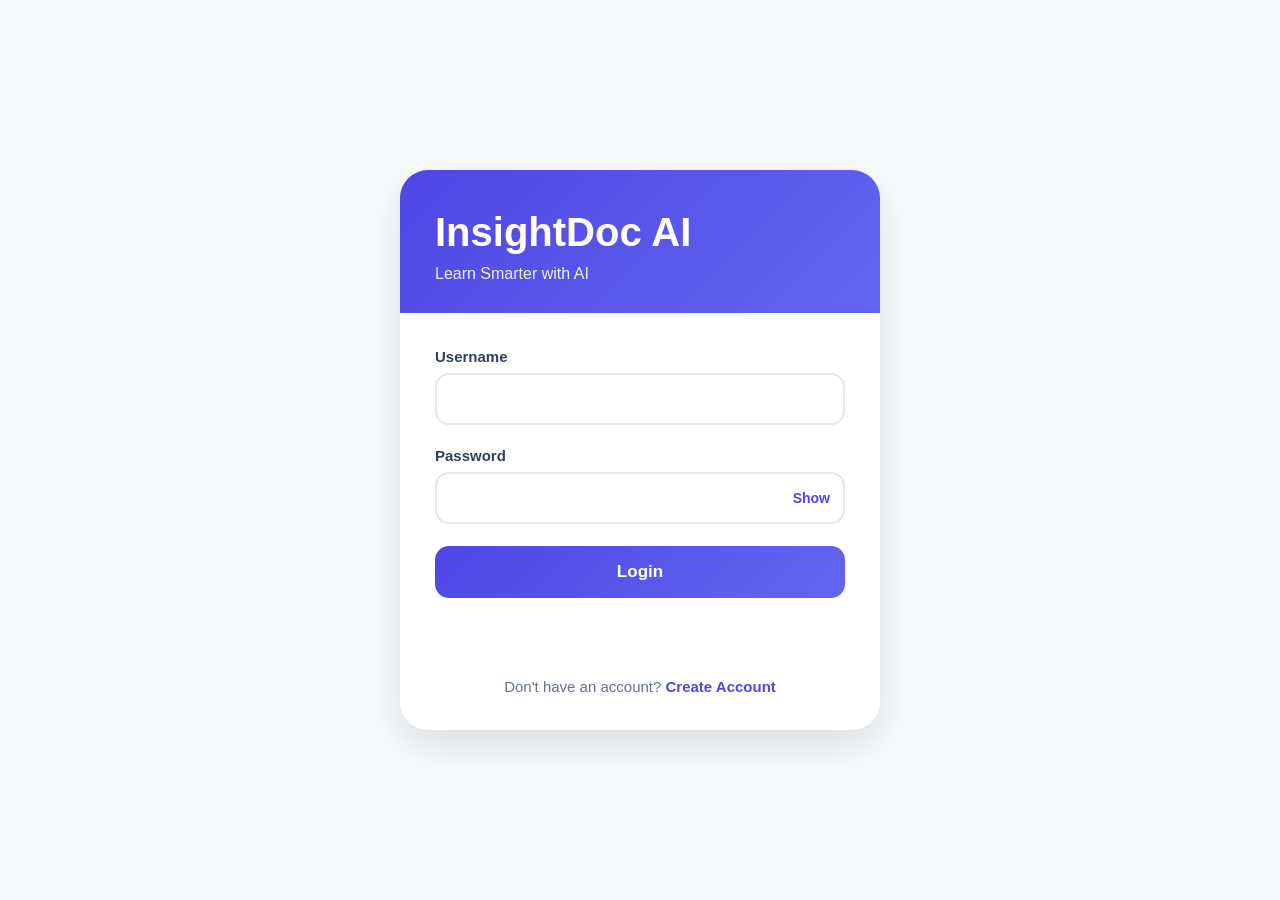
<file: Desktop/InsightDoc-Ai/frontend/index.html>
<!DOCTYPE html>
<html>

<head>

    <meta charset="UTF-8">

    <title>InsightDoc AI Login</title>

    <link rel="stylesheet" href="css/auth.css">
    <link rel="stylesheet"
    href="https://cdnjs.cloudflare.com/ajax/libs/font-awesome/6.7.2/css/all.min.css">

</head>

<body>

<div class="auth-container">

    <div class="auth-card">

        <div class="logo">

            InsightDoc AI
            <br>

            <span>
                Learn Smarter with AI
            </span>

        </div>

        <form id="loginForm">

            <div class="input-group">

                <label>Username</label>

                <input
                    type="text"
                    id="username"
                    required
                >

            </div>

            <div class="input-group">

                <label>Password</label>

                <div class="password-container">

                    <input
                        type="password"
                        id="password"
                        required
                    >

                    <span
                    class="toggle-password"
                    onclick="togglePassword('password', this)"
                    >
                        Show
                    </span>

                </div>

            </div>

            <button
                class="btn"
                type="submit"
            >
                Login
            </button>

        </form>

        <div class="message" id="message"></div>

        <div class="link">

            Don't have an account?

            <a href="register.html">

                Create Account

            </a>

        </div>

    </div>

</div>

<script src="js/auth.js"></script>

</body>
</html>
</file>
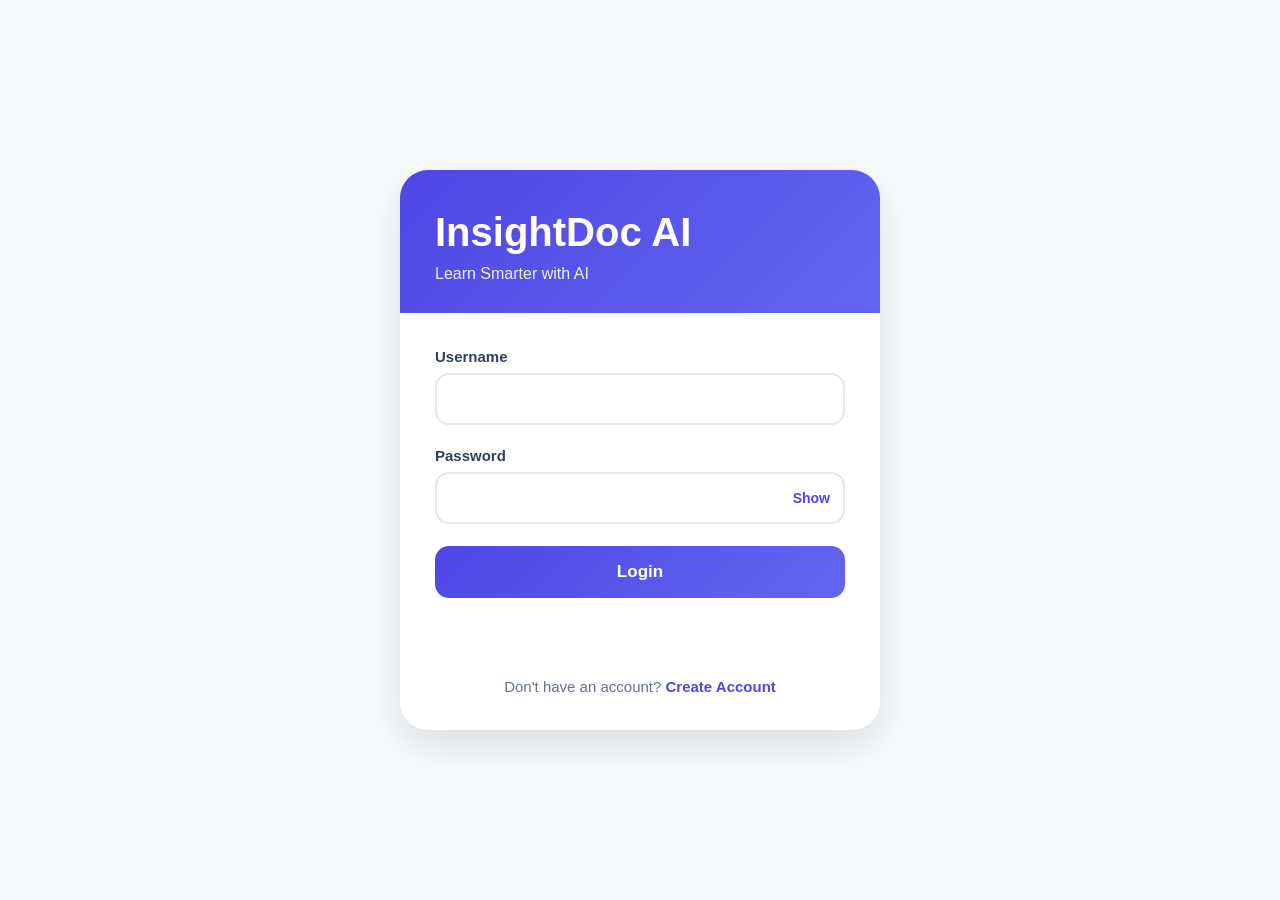
<file: Desktop/InsightDoc-Ai/frontend/chat.html>
<!DOCTYPE html>
<html>

<head>

    <meta charset="UTF-8">

    <title>
        AI Chat
    </title>

    <link
        rel="stylesheet"
        href="css/chat.css">

</head>

<body>

<div class="chat-container">

    <div class="chat-header">

        🤖 InsightDoc AI Chat

        <div class="document-info">

            📄 Studying:
            <span id="documentName">
                No document selected
            </span>

        </div>

    </div>

    <div class="prompt-chips">

        <button onclick="usePrompt('Summarize this document simply.')">
            📝 Summarize
        </button>

        <button onclick="usePrompt('What are the important exam questions?')">
            🎯 Exam Questions
        </button>

        <button onclick="usePrompt('Explain this topic in simple language.')">
            💡 Explain Simply
        </button>

        <button onclick="usePrompt('Give me key concepts from this document.')">
            📌 Key Concepts
        </button>

    </div>

    <div
        class="chat-box"
        id="chatBox">

        <div class="bot-message">

            Hello! Ask me anything about your uploaded document.

        </div>

    </div>

    <div class="chat-actions">

        <button
            class="dashboard-btn"
            onclick="window.location.href='dashboard.html'">

            🏠 Dashboard

        </button>

        <button
            class="clear-btn"
            onclick="clearChat()">

            🗑 Clear Chat

        </button>

    </div>

    <div class="chat-input-area">

        <input
            type="text"
            id="userInput"
            placeholder="Ask a question...">

        <button
            id="sendBtn"
            onclick="sendMessage()">

            Send

        </button>

    </div>

</div>

<script>

window.addEventListener(
    "pageshow",
    function(){

        if(
            !localStorage.getItem("user")
        ){

            window.location.replace(
                "index.html"
            );

        }

    }
);

</script>

<script src="js/chat.js"></script>



</body>

</html>
</file>
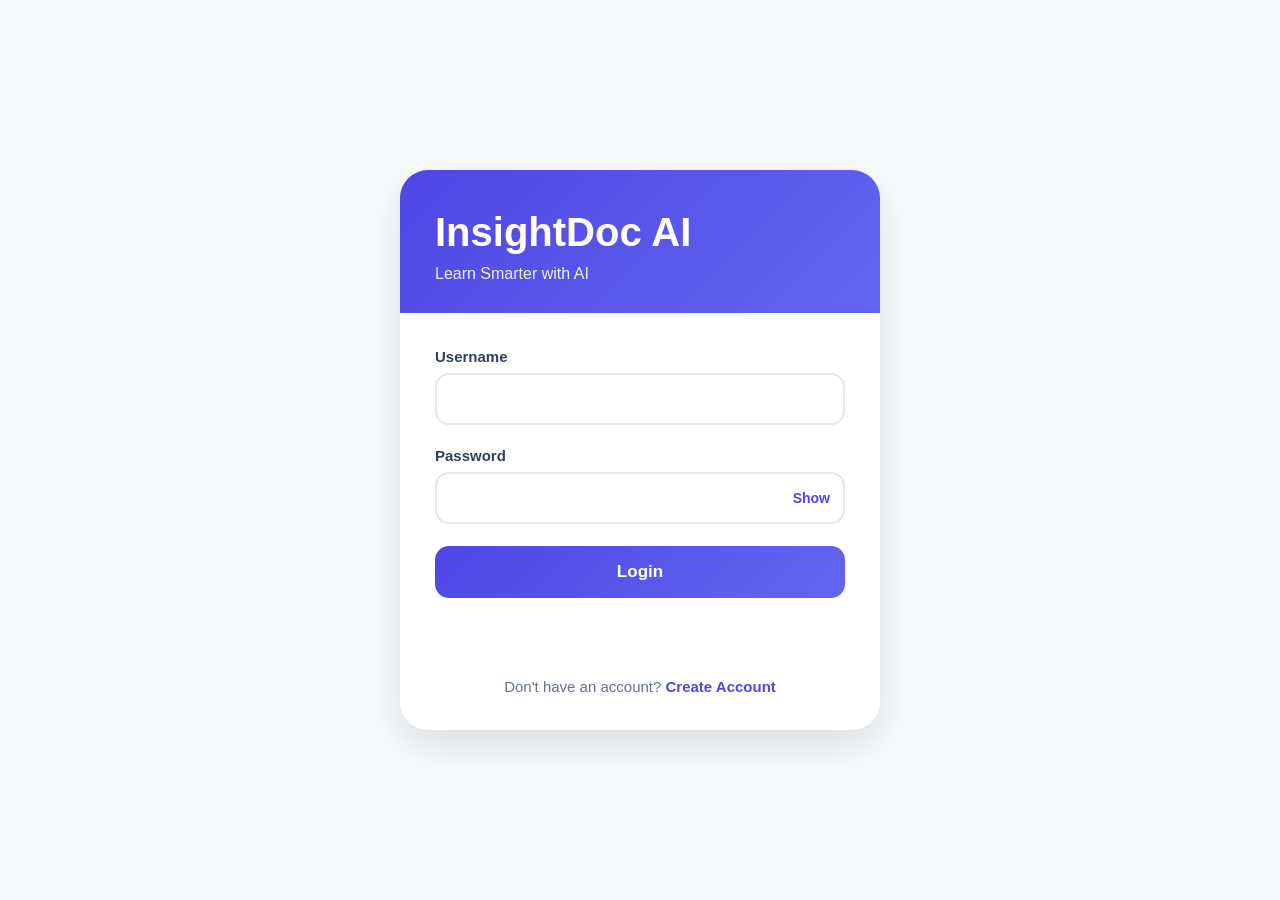
<file: Desktop/InsightDoc-Ai/frontend/dashboard.html>
<!DOCTYPE html>
<html>

<head>

    <meta charset="UTF-8">

    <title>
        InsightDoc Dashboard
    </title>

    <link
        rel="stylesheet"
        href="css/dashboard.css">

</head>

<body>

<div class="container">

    <div class="main">

        <!-- Hero Section -->

        <div class="hero-card">

            <div class="hero-left">

                <h1>
                    📚 InsightDoc AI
                </h1>

                <p class="hero-text">
                    Learn Smarter with AI
                </p>

                <p
                    class="welcome-text"
                    id="welcomeUser">

                    Welcome back 👋

                </p>

            </div>


            <div class="hero-right">

                <div
                    class="profile-dropdown">

                    <button
                        class="profile-btn"
                        onclick="toggleDropdown()">

                        <div
                            class="avatar"
                            id="avatarInitial">

                            A

                        </div>

                    </button>
                    

                    <div
                        class="dropdown-menu"
                        id="dropdownMenu">

                        <button
                            class="username-item"
                            id="dropdownUsername">

                            👤 User

                        </button>

                        <button
                            onclick="logout()">

                            🚪 Logout

                        </button>

                    </div>

                </div>


                <button
                    class="upload-main-btn"
                    onclick="startNewDocument()">

                    📤 Upload New Document

                </button>

            </div>

        </div>


        <!-- Current Document -->

        <div class="card">

            <h2>
                📄 Current Document
            </h2>

            <p
                id="filename"
                class="filename">

                Filename: -

            </p>

            <p
                id="wordCount"
                class="wordcount">

                Word Count: -

            </p>

        </div>


        <!-- Quick Actions -->

        <h2 class="section-title">

            ⚡ Quick Actions

        </h2>

        <div class="tools">

            <div
                class="tool-card"
                onclick="location.href='flashcards.html'">

                <h3>
                    🃏 Flashcards
                </h3>

                <p>

                    Review concepts quickly

                </p>

            </div>

            <div
                class="tool-card"
                onclick="location.href='quiz.html'">

                <h3>
                    🧠 Quiz
                </h3>

                <p>

                    Test your knowledge

                </p>

            </div>

            <div
                class="tool-card"
                onclick="location.href='chat.html'">

                <h3>
                    💬 AI Chat
                </h3>

                <p>

                    Ask questions instantly

                </p>

            </div>

            

        </div>


        <!-- Recent Documents -->

        <div class="activity">

            <h2>

                📚 Recent Study Sessions

            </h2>

            <br>

            <div id="historyList">

                No documents found.

            </div>

        </div>

    </div>

</div>

<script>

window.addEventListener(
    "pageshow",
    function(){

        if(
            !localStorage.getItem("user")
        ){

            window.location.replace(
                "index.html"
            );

        }

    }
);

</script>

<script src="js/dashboard.js"></script>



</script>

</body>

</html>
</file>
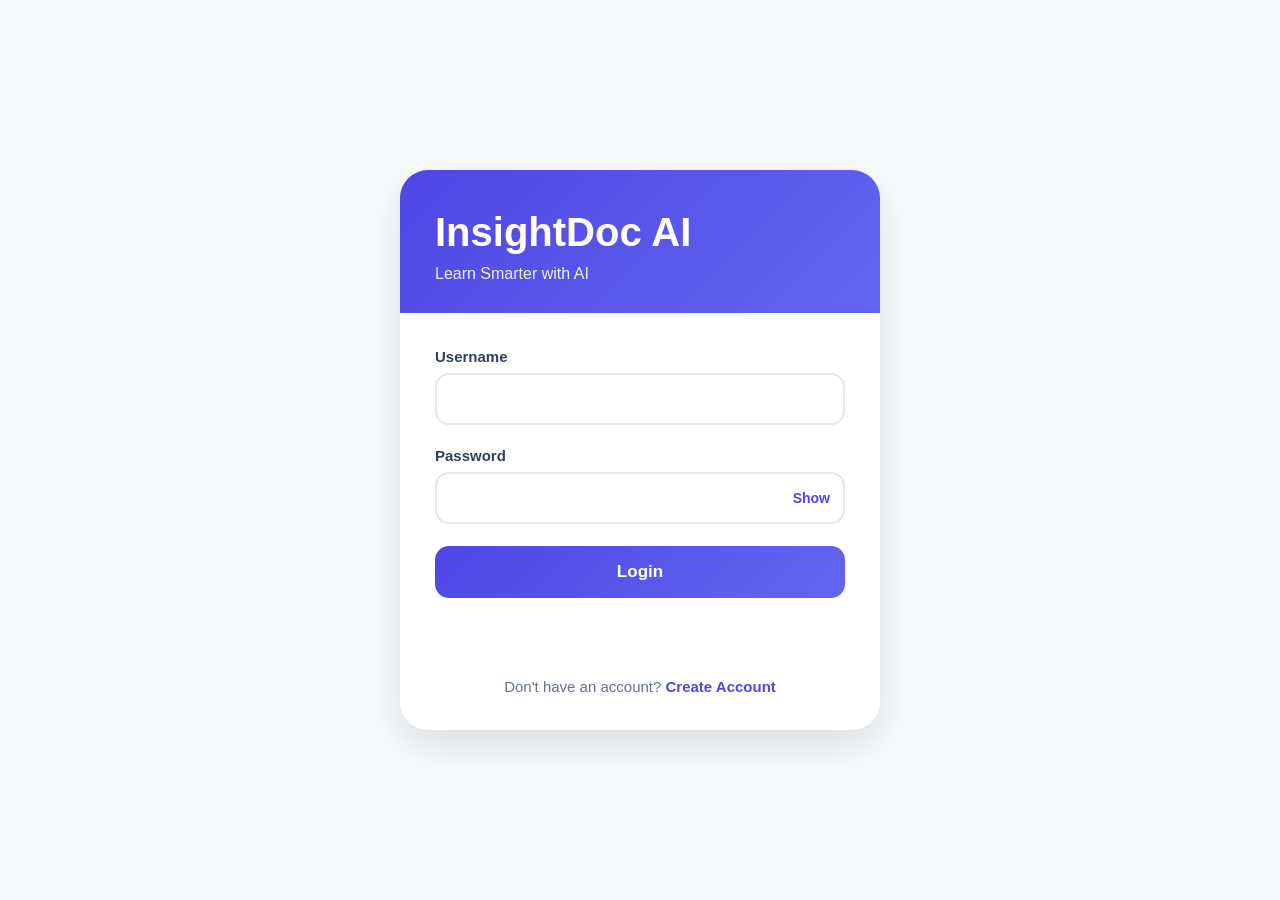
<file: Desktop/InsightDoc-Ai/frontend/flashcards.html>
<!DOCTYPE html>
<html>

<head>

    <meta charset="UTF-8">

    <title>
        Flashcards
    </title>

    <link
        rel="stylesheet"
        href="css/flashcards.css">

</head>

<body>

<div class="container">

    <div class="hero">

        <h1>
            📚 AI Flashcards
        </h1>

        <p>
            Learn faster using AI-generated flashcards from your study material.
        </p>

    </div>


    <div class="card-section">

        <div
            class="card"
            id="flashcard">

            Upload a PDF first.

        </div>

        <div
            id="cardCounter"
            class="card-counter">

            Card 0 / 0

        </div>

    </div>


    <div class="controls">

        <button
            class="secondary-btn"
            onclick="previousCard()">

            ⬅ Previous

        </button>

        <button
            class="primary-btn"
            onclick="flipCard()">

            🔄 Flip Card

        </button>

        <button
            class="secondary-btn"
            onclick="nextCard()">

            Next ➡

        </button>

    </div>


    <div class="dashboard-box">

        <p>

            Need other study tools?

        </p>

        <button
            class="dashboard-btn"
            onclick="window.location.href='dashboard.html'">

            🏠 Back to Dashboard

        </button>

    </div>

</div>

<script>

window.addEventListener(
    "pageshow",
    function(){

        if(
            !localStorage.getItem("user")
        ){

            window.location.replace(
                "index.html"
            );

        }

    }
);

</script>

<script src="js/flashcards.js"></script>


</body>

</html>
</file>
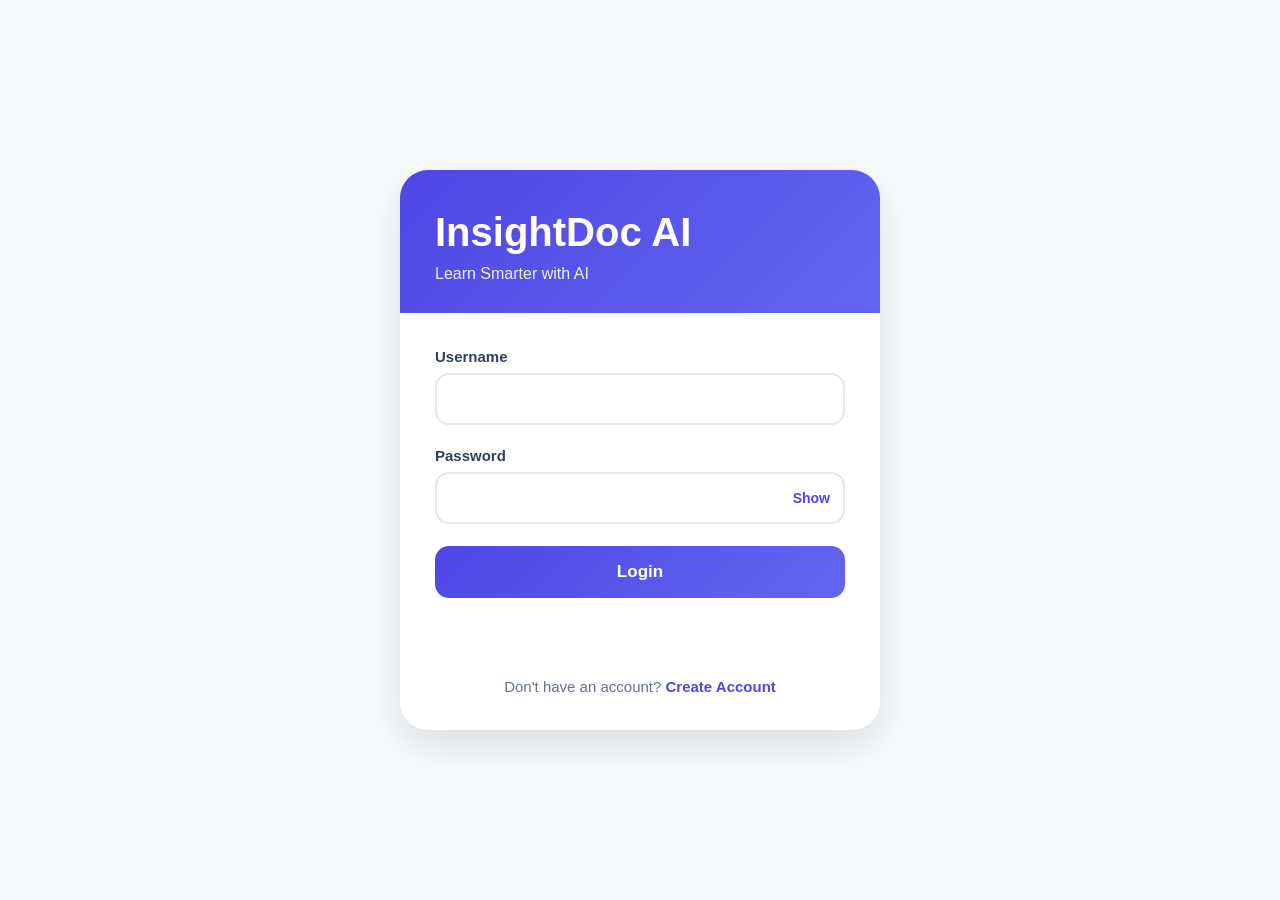
<file: Desktop/InsightDoc-Ai/frontend/intro.html>
<!DOCTYPE html>
<html>

<head>

    <meta charset="UTF-8">

    <title>
        Welcome to InsightDoc AI
    </title>

    <link
        rel="stylesheet"
        href="css/intro.css">

</head>

<body>

<div class="container">

    <section class="hero">

        <h1>
            📚 InsightDoc AI
        </h1>

        <p>
            Transform your study material into
            interactive learning experiences.
        </p>

        <button
            class="hero-btn"
            onclick="window.location.href='dashboard.html'">

            🚀 Get Started

        </button>

    </section>


    <section class="section">

        <h2>
            How It Works
        </h2>

        <div class="grid">

            <div class="card">

                <div class="icon">📄</div>

                <h3>Upload PDF</h3>

                <p>
                    Upload your notes or study material.
                </p>

            </div>

            <div class="card">

                <div class="icon">🤖</div>

                <h3>AI Summary</h3>

                <p>
                    Get concise summaries instantly.
                </p>

            </div>

            <div class="card">

                <div class="icon">🧠</div>

                <h3>Practice</h3>

                <p>
                    Learn using quizzes and flashcards.
                </p>

            </div>

            <div class="card">

                <div class="icon">💬</div>

                <h3>AI Chat</h3>

                <p>
                    Ask questions directly from your notes.
                </p>

            </div>

        </div>

    </section>


    <section class="section">

        <h2>
            Why InsightDoc AI?
        </h2>

        <div class="grid">

            <div class="card">

                <h3>
                    ⏳ Save Time
                </h3>

                <p>
                    Revise faster using AI-generated notes.
                </p>

            </div>

            <div class="card">

                <h3>
                    📚 Study Smarter
                </h3>

                <p>
                    Interactive learning improves retention.
                </p>

            </div>

            <div class="card">

                <h3>
                    🔄 Resume Anytime
                </h3>

                <p>
                    Continue exactly where you left off.
                </p>

            </div>

            <div class="card">

                <h3>
                    🎓 Student Focused
                </h3>

                <p>
                    Designed specifically for students.
                </p>

            </div>

        </div>

    </section>


    <section class="cta">

        <h2>
            Ready to Study Smarter?
        </h2>

        <p>
            Let InsightDoc AI become your personal study assistant.
        </p>

        <button
            class="hero-btn"
            onclick="startJourney()">

            🚀 Enter Dashboard

        </button>

    </section>

</div>

<script src="js/intro.js"></script>

</body>

</html>
</file>
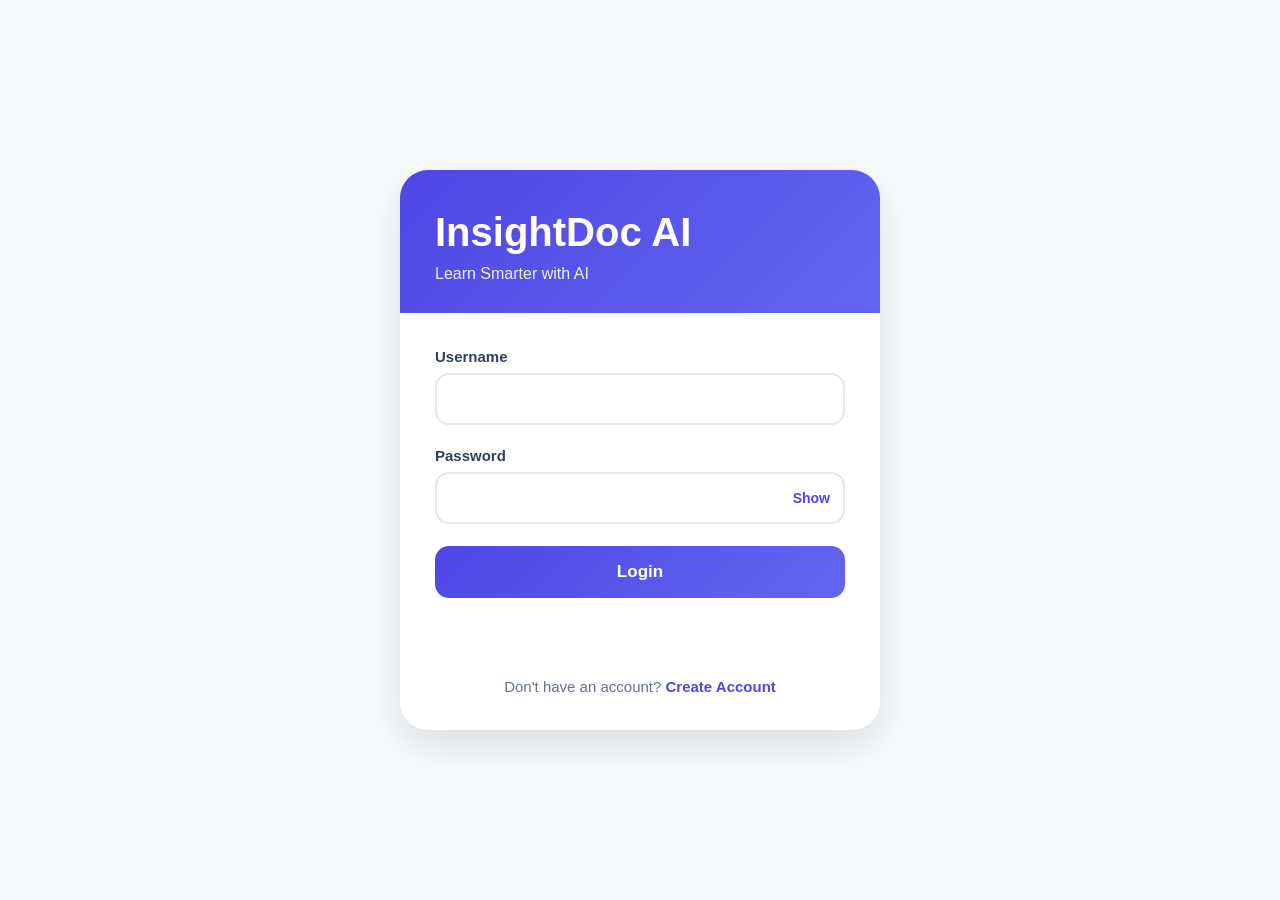
<file: Desktop/InsightDoc-Ai/frontend/quiz.html>
<!DOCTYPE html>
<html>

<head>

    <meta charset="UTF-8">

    <title>
        AI Quiz
    </title>

    <link
        rel="stylesheet"
        href="css/quiz.css">

</head>

<body>

<div class="container">

    <div class="hero">

        <h1>
            🧠 AI Quiz
        </h1>

        <p>
            Test your understanding with AI-generated questions.
        </p>

    </div>


    <div class="quiz-card">

        <div
            class="question-card"
            id="questionCard">

            No Quiz Found

        </div>


        <div
            id="optionsContainer"
            class="options-container">

        </div>


        <button
            class="next-btn"
            onclick="nextQuestion()">

            Next Question →

        </button>


        <div
            class="score-box">

            <h2 id="scoreText">

                Score: 0

            </h2>

        </div>

    </div>


    <div class="dashboard-box">

        <p>

            Need other study tools?

        </p>

        <button
            class="dashboard-btn"
            onclick="window.location.href='dashboard.html'">

            🏠 Back to Dashboard

        </button>

    </div>

</div>

<script>

window.addEventListener(
    "pageshow",
    function(){

        if(
            !localStorage.getItem("user")
        ){

            window.location.replace(
                "index.html"
            );

        }

    }
);

</script>

<script src="js/quiz.js"></script>



</body>

</html>
</file>
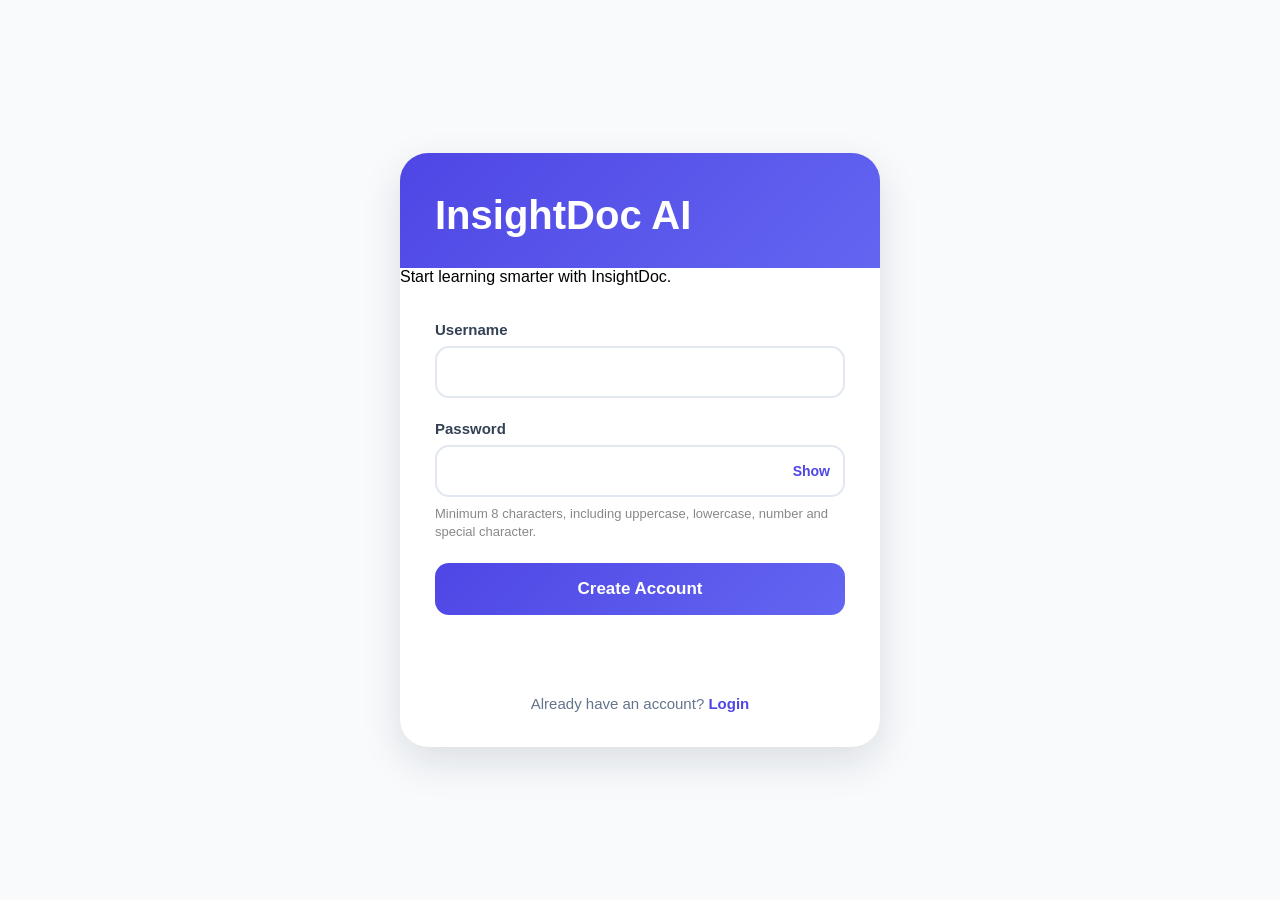
<file: Desktop/InsightDoc-Ai/frontend/register.html>
<!DOCTYPE html>
<html>

<head>

    <meta charset="UTF-8">

    <title>InsightDoc AI Register</title>

    <link rel="stylesheet" href="css/auth.css">

    <link rel="stylesheet"
    href="https://cdnjs.cloudflare.com/ajax/libs/font-awesome/6.7.2/css/all.min.css">

</head>

<body>

<div class="auth-container">

    <div class="auth-card">

        <div class="logo">

            InsightDoc AI

        </div>

        <div class="subtitle">

            Start learning smarter with InsightDoc.

        </div>

        <form id="registerForm">

            <div class="input-group">

                <label>Username</label>

                <input
                    type="text"
                    id="regUsername"
                    required
                >

            </div>

            <div class="input-group">

                <label>Password</label>

                <div class="password-container">

                    <input
                        type="password"
                        id="regPassword"
                        required
                    >

                    <span
                    class="toggle-password"
                    onclick="togglePassword('regPassword', this)"
                    >
                        Show
                    </span>

                </div>

                <small class="password-note">

                    Minimum 8 characters, including uppercase, lowercase, number and special character.

                </small>

            </div>

            <button
                class="btn"
                type="submit"
            >

                Create Account

            </button>

        </form>

        <div
            class="message"
            id="message"
        ></div>

        <div class="link">

            Already have an account?

            <a href="index.html">

                Login

            </a>

        </div>

    </div>

</div>

<script src="js/auth.js"></script>

</body>
</html>
</file>
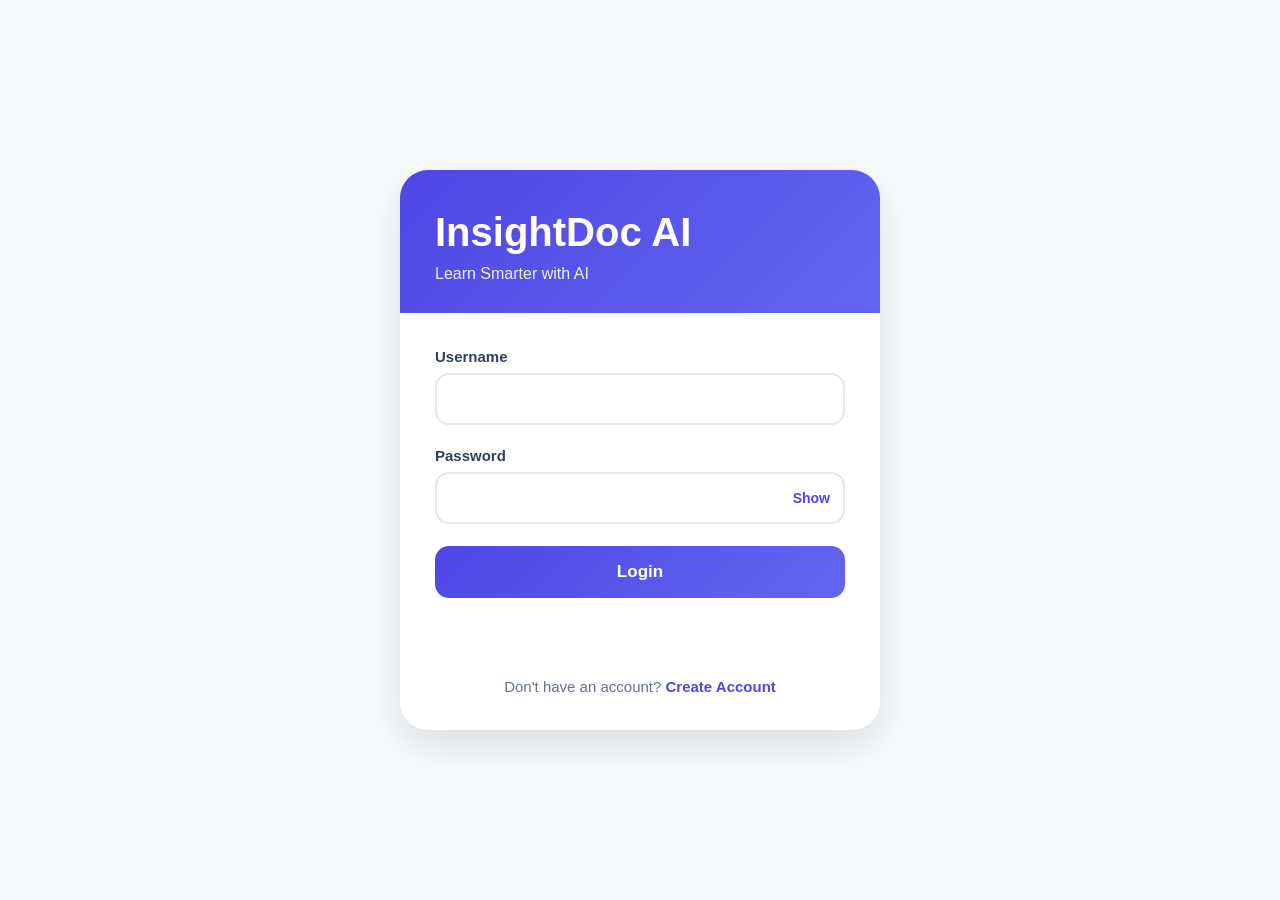
<file: Desktop/InsightDoc-Ai/frontend/upload.html>
<!DOCTYPE html>
<html>

<head>

    <meta charset="UTF-8">

    <title>Upload Document</title>

    <link rel="stylesheet" href="css/upload.css">

    <style>

    .study-workspace{

        margin-top:30px;

        background:white;

        border-radius:20px;

        padding:30px;

        

        box-shadow:
            0 10px 30px rgba(0,0,0,.25);

    }

    .workspace-header h2{

        margin:0;

        font-size:28px;

    }

    .workspace-header p{

        margin-top:8px;

        color:#6b7280;

    }

    .document-box{

        margin-top:25px;

        background:#f9fafb;

        border:1px solid #e5e7eb;

        border-radius:16px;

        padding:20px;

        display:flex;

        align-items:center;

        gap:18px;

    }

    .doc-icon{

        font-size:38px;

    }

    .doc-label{

        color:#9ca3af;

        font-size:14px;

    }

    .doc-name{

        margin-top:6px;

        font-size:20px;

        font-weight:700;

        color:white;

    }

    .dashboard-message{

        margin-top:30px;

        text-align:center;

    }

    .dashboard-message p{

        color:#6b7280;

        margin:8px 0;

        line-height:1.6;

    }

    .dashboard-btn{

        margin-top:20px;

        border:none;

        background:#4f46e5;

        color:white;

        padding:14px 28px;

        border-radius:14px;

        font-size:15px;

        font-weight:600;

        cursor:pointer;

        transition:.3s;

    }

    .dashboard-btn:hover{

        background:#4338ca;

        transform:translateY(-3px);

    }

    </style>

</head>

<body>

<div class="container">

    <h1 class="page-title">

        Upload Study Material

    </h1>

    <!-- Upload Section -->

    <div class="upload-card">

        <div
            class="drop-zone"
            onclick="document.getElementById('pdfFile').click()">

            <h2>

                📄 Upload PDF

            </h2>

            <p>

                Click to select your study material

            </p>

            <input
                type="file"
                id="pdfFile"
                accept=".pdf"
                class="file-input">

        </div>

        <button
            type="button"
            class="upload-btn"
            onclick="uploadPDF()">

            Upload Document

        </button>

        <div
            class="progress-container"
            id="progressContainer"
            style="display:none;">

            <p id="uploadStatus">

                Uploading...

            </p>

            <div class="progress-bar">

                <div
                    class="progress-fill"
                    id="progressFill">

                </div>

            </div>

        </div>

    </div>

    <!-- Summary -->

    <div
        class="preview-card"
        id="summaryCard"
        style="display:none;">

        <h2>

            🤖 AI Generated Summary

        </h2>

        <div
            class="preview-text"
            id="summaryText">

        </div>

    </div>

    <!-- Preview -->

    <div
        class="preview-card"
        id="previewCard"
        style="display:none;">

        <h2>

            📄 Extracted Text Preview

        </h2>

        <div
            class="preview-text"
            id="previewText">

        </div>

    </div>

    <!-- Dashboard CTA -->

    <div
        id="currentSessionCard"
        class="study-workspace"
        style="display:none;">

        <div class="workspace-header">

            <h2>

                📚 Study Tools Ready

            </h2>

            <p>

                Your document has been processed successfully.

            </p>

        </div>

        <div class="document-box">

            <span class="doc-icon">

                📄

            </span>

            <div>

                <div class="doc-label">

                    Current Document

                </div>

                <div
                    class="doc-name"
                    id="currentFilename">

                </div>

            </div>

        </div>

        <div class="dashboard-message">

            <p>

                ✨ Your study tools are ready.

            </p>

            <p>

                Continue with Flashcards, Quiz and AI Chat
                directly from your Dashboard.

            </p>

            <button
                class="dashboard-btn"
                onclick="window.location.href='dashboard.html'">

                🏠 View Dashboard

            </button>

        </div>

    </div>

</div>

<script>

window.addEventListener(
    "pageshow",
    function(){

        if(
            !localStorage.getItem("user")
        ){

            window.location.replace(
                "index.html"
            );

        }

    }
);

</script>

<script src="js/upload.js"></script>



</body>

</html>
</file>
<file: Desktop/InsightDoc-Ai/frontend/css/auth.css>
*{
    margin:0;
    padding:0;
    box-sizing:border-box;
    font-family:'Segoe UI',sans-serif;
}

body{

    min-height:100vh;

    background:#f8fafc;

    display:flex;

    justify-content:center;

    align-items:center;

    padding:20px;
}

.auth-container{

    width:100%;

    max-width:1200px;
}

.auth-card{

    max-width:480px;

    margin:auto;

    background:white;

    border-radius:28px;

    overflow:hidden;

    box-shadow:
        0 15px 40px rgba(15,23,42,0.12);
}

/* Hero Banner */

.logo{

    background:
        linear-gradient(
            135deg,
            #4f46e5,
            #6366f1
        );

    color:white;

    padding:40px 35px 30px;

    font-size:40px;

    font-weight:800;
}

.logo span{

    display:block;

    margin-top:10px;

    font-size:16px;

    font-weight:400;

    color:rgba(255,255,255,0.9);
}





/* Form Section */

form{

    padding:35px;
}

.input-group{

    margin-bottom:22px;
}

.input-group label{

    display:block;

    margin-bottom:8px;

    color:#334155;

    font-weight:600;

    font-size:15px;
}

.input-group input{

    width:100%;

    padding:15px 18px;

    border:2px solid #e2e8f0;

    border-radius:14px;

    font-size:16px;

    outline:none;

    transition:.3s;
}

.input-group input:focus{

    border-color:#4f46e5;

    box-shadow:
        0 0 0 4px rgba(79,70,229,0.1);
}

.btn{

    width:100%;

    border:none;

    background:
        linear-gradient(
            135deg,
            #4f46e5,
            #6366f1
        );

    color:white;

    padding:16px;

    border-radius:14px;

    font-size:17px;

    font-weight:700;

    cursor:pointer;

    transition:.3s;
}

.btn:hover{

    transform:translateY(-2px);

    box-shadow:
        0 10px 25px rgba(79,70,229,0.25);
}

.message{

    text-align:center;

    margin:20px 35px 0;

    font-weight:600;
}

.link{

    text-align:center;

    padding:25px 35px 35px;

    color:#64748b;

    font-size:15px;
}

.link a{

    color:#4f46e5;

    font-weight:700;

    text-decoration:none;
}

.link a:hover{

    text-decoration:underline;
}

/* Mobile */

@media(max-width:768px){

    .auth-card{

        border-radius:22px;
    }

    .logo{

        font-size:32px;

        padding:30px 25px 12px;
    }

    .subtitle{

        padding:0 25px 25px;

        font-size:15px;
    }

    form{

        padding:25px;
    }

    .link{

        padding:20px 25px 30px;
    }
}

.password-container{

    position:relative;

}

.password-container input{

    width:100%;
    padding-right:45px;

}

.toggle-password{

    position:absolute;

    right:15px;

    top:50%;

    transform:translateY(-50%);

    cursor:pointer;

    color:#4f46e5;

    font-size:14px;

    font-weight:600;

    user-select:none;

}

.toggle-password:hover{

    text-decoration:underline;

}
.password-note{

    display:block;

    margin-top:8px;

    color:#888;

    font-size:13px;

    line-height:18px;

}
</file>
<file: Desktop/InsightDoc-Ai/frontend/css/chat.css>
*{
    margin:0;
    padding:0;
    box-sizing:border-box;
    font-family:'Segoe UI',sans-serif;
}

body{
    background:#f8fafc;
    min-height:100vh;
    color:#1e293b;
}

.chat-container{
    width:90%;
    max-width:1100px;
    height:90vh;
    margin:25px auto;
    background:white;
    border-radius:24px;
    overflow:hidden;

    display:flex;
    flex-direction:column;

    box-shadow:
        0 8px 30px rgba(15,23,42,0.08);
}

.chat-header{
    padding:25px 30px;

    font-size:28px;
    font-weight:700;

    border-bottom:1px solid #e2e8f0;

    color:#0f172a;
}

.chat-box{
    flex:1;

    overflow-y:auto;

    padding:25px;

    background:#f8fafc;
}

.bot-message,
.user-message{

    max-width:75%;

    padding:16px 20px;

    border-radius:18px;

    margin-bottom:18px;

    line-height:1.8;

    font-size:16px;
}

.bot-message{

    background:white;

    color:#1e293b;

    box-shadow:
        0 4px 12px rgba(15,23,42,0.08);
}

.user-message{

    margin-left:auto;

    background:#3b82f6;

    color:white;
}

.chat-input-area{

    display:flex;

    gap:15px;

    padding:25px;

    border-top:1px solid #e2e8f0;

    background:white;
}

.chat-input-area input{

    flex:1;

    padding:15px 18px;

    border:2px solid #e2e8f0;

    border-radius:14px;

    font-size:16px;

    outline:none;
}

.chat-input-area input:focus{

    border-color:#3b82f6;
}

.chat-input-area button{

    border:none;

    background:#3b82f6;

    color:white;

    padding:15px 28px;

    border-radius:14px;

    font-size:16px;

    font-weight:600;

    cursor:pointer;

    transition:.3s;
}

.chat-input-area button:hover{

    background:#2563eb;
}

.document-info{

    margin-top:10px;

    font-size:15px;

    font-weight:600;

    color:#64748b;
}

.prompt-chips{

    display:flex;

    flex-wrap:wrap;

    gap:10px;

    padding:20px 25px 0;
}

.prompt-chips button{

    border:none;

    background:#eff6ff;

    color:#2563eb;

    padding:10px 14px;

    border-radius:12px;

    cursor:pointer;

    font-weight:600;
}

.prompt-chips button:hover{

    background:#dbeafe;
}

.chat-actions{

    display:flex;

    justify-content:space-between;

    padding:0 25px 15px;
}

.dashboard-btn,
.clear-btn{

    border:none;

    padding:12px 18px;

    border-radius:12px;

    font-weight:600;

    cursor:pointer;
}

.dashboard-btn{

    background:#3b82f6;

    color:white;
}

.clear-btn{

    background:#ef4444;

    color:white;
}
</file>
<file: Desktop/InsightDoc-Ai/frontend/css/dashboard.css>
* {
    margin: 0;
    padding: 0;
    box-sizing: border-box;
    font-family: 'Segoe UI', sans-serif;
}

body {
    background: #f5f7fb;
    color: #1f2937;
}

.container {
    min-height: 100vh;
}

.main {
    max-width: 1200px;
    margin: auto;
    padding: 30px;
}

/* Hero Section */

.hero-card {
    background: linear-gradient(
        135deg,
        #4f46e5,
        #6366f1
    );

    color: white;

    padding: 35px;

    border-radius: 24px;

    display: flex;

    justify-content: space-between;

    align-items: center;

    margin-bottom: 30px;

    box-shadow:
        0 15px 35px rgba(
            79,
            70,
            229,
            0.25
        );
}

.hero-card h1 {
    font-size: 36px;
    margin-bottom: 8px;
}

.hero-text {
    opacity: 0.9;
    margin-bottom: 12px;
}

.welcome-text {
    font-size: 18px;
    font-weight: 500;
}

.upload-main-btn {
    border: none;

    background: white;

    color: #4f46e5;

    padding: 14px 24px;

    border-radius: 14px;

    cursor: pointer;

    font-weight: 600;

    font-size: 15px;

    transition: 0.3s;
}

.upload-main-btn:hover {
    transform: translateY(-3px);

    box-shadow:
        0 12px 25px rgba(
            0,
            0,
            0,
            0.15
        );
}

/* Cards */

.card,
.activity {
    background: white;

    padding: 25px;

    border-radius: 20px;

    margin-bottom: 30px;

    box-shadow:
        0 8px 25px rgba(
            0,
            0,
            0,
            0.06
        );
}

.card h2,
.activity h2 {
    margin-bottom: 15px;
}

.filename,
.wordcount {
    margin-top: 10px;

    font-size: 17px;

    color: #4b5563;
}

/* Quick Actions */

.section-title {
    margin-bottom: 20px;
}

.tools {
    display: grid;

    grid-template-columns:
        repeat(
            auto-fit,
            minmax(220px, 1fr)
        );

    gap: 20px;

    margin-bottom: 30px;
}

.tool-card {
    background: white;

    padding: 25px;

    border-radius: 20px;

    cursor: pointer;

    box-shadow:
        0 8px 25px rgba(
            0,
            0,
            0,
            0.06
        );

    transition: 0.3s;
}

.tool-card:hover {
    transform: translateY(-5px);

    box-shadow:
        0 15px 35px rgba(
            0,
            0,
            0,
            0.10
        );
}

.tool-card h3 {
    margin-bottom: 10px;
}

.tool-card p {
    color: #6b7280;
}

/* Recent Documents */

.history-item {
    background: #f9fafb;

    border: 1px solid #e5e7eb;

    border-radius: 16px;

    padding: 18px;

    margin-bottom: 15px;

    transition: 0.3s;
}

.history-item:hover {
    transform: translateY(-3px);

    box-shadow:
        0 10px 20px rgba(
            0,
            0,
            0,
            0.06
        );
}

.history-item small {
    color: #6b7280;
}

.history-buttons {
    margin-top: 15px;

    display: flex;

    gap: 10px;
}

.continue-btn {
    border: none;

    background: #4f46e5;

    color: white;

    padding: 10px 18px;

    border-radius: 10px;

    cursor: pointer;

    transition: 0.3s;
}

.continue-btn:hover {
    background: #4338ca;
}

.delete-btn {
    border: none;

    background: #ef4444;

    color: white;

    padding: 10px 18px;

    border-radius: 10px;

    cursor: pointer;

    transition: 0.3s;
}

.delete-btn:hover {
    background: #dc2626;
}

/* Mobile */

@media (max-width: 768px) {

    .hero-card {
        flex-direction: column;

        align-items: flex-start;

        gap: 20px;
    }

    .hero-card h1 {
        font-size: 28px;
    }

    .upload-main-btn {
        width: 100%;
    }

    .history-buttons {
        flex-direction: column;
    }

}

.hero-left {
    display: flex;
    flex-direction: column;
}

.hero-right {
    display: flex;
    flex-direction: column;
    align-items: flex-end;
    gap: 20px;
}

/* Avatar */

.profile-dropdown {
    position: relative;
}

.profile-btn {

    background: transparent;

    border: none;

    cursor: pointer;

    padding: 0;
}

.profile-btn:hover {
    background: rgba(
        255,
        255,
        255,
        0.25
    );
}

.avatar {

    width: 48px;
    height: 48px;

    border-radius: 50%;

    background: white;

    color: #4f46e5;

    display: flex;

    align-items: center;

    justify-content: center;

    font-size: 18px;

    font-weight: bold;

    box-shadow:
        0 4px 12px rgba(
            0,
            0,
            0,
            0.15
        );

    transition: 0.3s;
}

.avatar:hover {

    transform: scale(1.05);
}

/* Dropdown */

.dropdown-menu {

    display: none;

    position: absolute;

    top: 55px;

    right: 0;

    background: white;

    border-radius: 14px;

    overflow: hidden;

    min-width: 150px;

    box-shadow:
        0 12px 30px rgba(
            0,
            0,
            0,
            0.15
        );

    z-index: 100;
}

.dropdown-menu button {

    width: 100%;

    padding: 12px;

    border: none;

    background: white;

    text-align: left;

    cursor: pointer;
}

.dropdown-menu button:hover {

    background: #f3f4f6;
}

.dropdown-menu.show {

    display: block;
}

@media(max-width:768px){

    .hero-right{

        width:100%;

        align-items:flex-start;
    }

    .profile-btn{

        width:100%;
    }
}
</file>
<file: Desktop/InsightDoc-Ai/frontend/css/flashcards.css>
*{
    margin:0;
    padding:0;
    box-sizing:border-box;
    font-family:'Segoe UI',sans-serif;
}

body{
    background:#f4f7fb;
    color:#1e293b;
}

.container{
    max-width:1000px;
    margin:auto;
    padding:40px 25px;
    text-align:center;
}

.hero h1{

    font-size:36px;

    font-weight:700;

    margin-bottom:20px;

    color:#111827;

}

.card{

    background:white;

    min-height:300px;

    padding:50px;

    border-radius:24px;

    display:flex;

    justify-content:center;

    align-items:center;

    text-align:center;

    font-size:24px;

    line-height:1.8;

    font-weight:600;

    box-shadow:0 10px 30px rgba(0,0,0,0.08);

    transition:transform .3s;

}

.card:hover{
    transform:translateY(-5px);
}

.controls{
    margin-top:30px;
}

button{
    padding:14px 30px;
    margin:10px;
    border:none;
    border-radius:14px;
    background:#3b82f6;
    color:white;
    font-size:16px;
    font-weight:600;
    cursor:pointer;
    transition:0.3s;
}

button:hover{
    background:#2563eb;
    transform:translateY(-2px);
}





.flip{

    transform:rotateY(180deg);

   
}

.card-counter{

    margin-top:20px;

    font-size:18px;

    font-weight:600;

    color:#64748b;
}

.card h2{

    color:#2563eb;

    margin-bottom:15px;

}

.hero p{

    color:#64748b;

    font-size:17px;

    margin-bottom:40px;

}
</file>
<file: Desktop/InsightDoc-Ai/frontend/css/intro.css>
body{
    margin:0;
    font-family:'Segoe UI',sans-serif;
    background:#f8fafc;
    color:#1e293b;
}

.container{
    max-width:1200px;
    margin:auto;
    padding:30px;
}

.hero{
    text-align:center;
    padding:80px 30px;
    border-radius:30px;
    background:
    linear-gradient(
        135deg,
        #4f46e5,
        #7c3aed
    );
    color:white;
    box-shadow:
    0 10px 30px rgba(
        79,
        70,
        229,
        0.25
    );
}

.hero h1{
    font-size:52px;
    margin-bottom:20px;
}

.hero p{
    font-size:20px;
    max-width:700px;
    margin:auto;
    line-height:1.8;
}

.hero-btn{
    margin-top:35px;
    border:none;
    padding:16px 35px;
    border-radius:14px;
    font-size:18px;
    font-weight:600;
    cursor:pointer;
    background:white;
    color:#4f46e5;
    transition:.3s;
}

.hero-btn:hover{
    transform:translateY(-3px);
}

.section{
    margin-top:60px;
}

.section h2{
    text-align:center;
    font-size:36px;
    margin-bottom:35px;
}

.grid{
    display:grid;
    grid-template-columns:
    repeat(auto-fit,minmax(240px,1fr));

    gap:25px;
}

.card{
    background:white;
    padding:30px;
    border-radius:24px;

    text-align:center;

    box-shadow:
    0 8px 25px rgba(
        15,
        23,
        42,
        0.08
    );

    transition:.3s;
}

.card:hover{
    transform:translateY(-6px);
}

.icon{
    font-size:50px;
    margin-bottom:20px;
}

.card h3{
    font-size:24px;
    margin-bottom:15px;
}

.card p{
    color:#64748b;
    line-height:1.8;
}

.cta{
    margin-top:70px;
    margin-bottom:50px;

    text-align:center;

    background:white;

    padding:50px;

    border-radius:30px;

    box-shadow:
    0 8px 25px rgba(
        15,
        23,
        42,
        0.08
    );
}

.cta h2{
    font-size:38px;
    margin-bottom:20px;
}

.cta p{
    color:#64748b;
    font-size:18px;
}

@media(max-width:768px){

    .hero{
        padding:50px 25px;
    }

    .hero h1{
        font-size:38px;
    }

    .hero p{
        font-size:17px;
    }

    .section h2{
        font-size:30px;
    }

    .cta{
        padding:35px 25px;
    }
}
</file>
<file: Desktop/InsightDoc-Ai/frontend/css/quiz.css>
body{

    margin:0;

    background:#f3f4f6;

    font-family:'Segoe UI',sans-serif;

    color:#111827;

}

.container{

    max-width:1000px;

    margin:auto;

    padding:40px 25px;

}

.hero{

    background:
    linear-gradient(
        135deg,
        #6366f1,
        #4f46e5
    );

    color:white;

    padding:40px;

    border-radius:24px;

    margin-bottom:35px;

    box-shadow:
    0 10px 30px rgba(
        99,
        102,
        241,
        .25
    );

}

.hero h1{

    margin:0;

    font-size:40px;

    font-weight:700;

}

.hero p{

    margin-top:12px;

    font-size:18px;

}

.quiz-card{

    background:white;

    border-radius:24px;

    padding:35px;

    box-shadow:
    0 8px 25px rgba(
        0,
        0,
        0,
        .08
    );

}

.question-card{

    background:#f9fafb;

    padding:30px;

    border-radius:20px;

    font-size:26px;

    font-weight:600;

    line-height:1.7;

    margin-bottom:30px;

}

.options-container{

    display:flex;

    flex-direction:column;

    gap:15px;

}

.options-container button{

    background:white;

    border:none;

    border-radius:16px;

    padding:18px;

    text-align:left;

    font-size:17px;

    font-weight:500;

    cursor:pointer;

    box-shadow:
    0 4px 12px rgba(
        0,
        0,
        0,
        .08
    );

    transition:.3s;

}

.options-container button:hover{

    transform:translateY(-2px);

    background:#eef2ff;

}

.next-btn{

    margin-top:30px;

    border:none;

    border-radius:14px;

    padding:14px 24px;

    background:#4f46e5;

    color:white;

    font-size:16px;

    font-weight:600;

    cursor:pointer;

}

.next-btn:hover{

    background:#4338ca;

}

.score-box{

    margin-top:25px;

}

.score-box h2{

    color:#4f46e5;

}

.dashboard-box{

    margin-top:40px;

    background:white;

    padding:25px;

    border-radius:20px;

    text-align:center;

    box-shadow:
    0 8px 25px rgba(
        0,
        0,
        0,
        .08
    );

}

.dashboard-box p{

    font-size:18px;

    font-weight:600;

    color:#374151;

}

.dashboard-btn{

    border:none;

    border-radius:14px;

    padding:14px 24px;

    background:#4f46e5;

    color:white;

    cursor:pointer;

    font-weight:600;

}

.dashboard-btn:hover{

    background:#4338ca;

}

@media(max-width:768px){

    .hero h1{

        font-size:32px;

    }

    .question-card{

        font-size:22px;

    }

}
</file>
<file: Desktop/InsightDoc-Ai/frontend/css/upload.css>
body{
    margin:0;
    font-family:'Segoe UI',sans-serif;
    background:#f3f4f6;
    color:#111827;
}

.container{
    max-width:1100px;
    margin:auto;
    padding:30px;
}

.page-title{
    font-size:32px;
    margin-bottom:25px;
}

.upload-card{

    background:white;

    border-radius:20px;

    padding:30px;

    box-shadow:
        0 8px 25px rgba(0,0,0,.08);

}

.drop-zone{

    background:
    linear-gradient(
        135deg,
        #eef2ff,
        #ffffff
    );

    border:2px dashed #6366f1;

    border-radius:24px;

    padding:70px 40px;

    text-align:center;

    cursor:pointer;

    transition:.3s;

}

.drop-zone:hover{

    transform:translateY(-4px);

    box-shadow:
        0 12px 30px rgba(99,102,241,.15);

}

.drop-zone h2{

    margin-bottom:12px;

    font-size:32px;

    font-weight:700;

    color:#111827;

}

.drop-zone p{

    font-size:17px;
    font-weight:500;
    color:#4b5563;
    margin-top:8px;

}

.file-input{
    display:none;
}

.upload-btn{

    margin-top:20px;

    padding:14px 28px;

    border:none;

    border-radius:12px;

    background:#4f46e5;

    color:white;

    font-weight:600;

    cursor:pointer;

    transition:.3s;

}

.upload-btn:hover{

    background:#4338ca;

    transform:translateY(-2px);

}

.progress-container{
    margin-top:20px;
    display:none;
}

.progress-bar{
    height:20px;
    background:#1f2937;
    border-radius:10px;
    overflow:hidden;
}

.progress-fill{
    width:0%;
    height:100%;
    background:#3b82f6;
}

.preview-card{

    margin-top:30px;

    background:white;

    border-radius:20px;

    padding:25px;

    box-shadow:
        0 8px 25px rgba(0,0,0,.08);

}

.preview-card h2{
    font-size:32px;
    font-weight:700;
    color:#111827;
    margin-bottom:20px;
}

..preview-text{
    white-space:pre-wrap;
    line-height:1.9;
    font-size:17px;
    font-weight:500;
    color:#374151;
    padding:20px;
    background:#f9fafb;
    border-radius:15px;
    margin-top:15px;
}

.upload-actions{

    display:flex;

    flex-wrap:wrap;

    gap:15px;

    margin-top:20px;
}

.upload-actions button{

    border:none;

    background:#4f46e5;

    color:white;

    padding:12px 20px;

    border-radius:12px;

    cursor:pointer;

    transition:.3s;
}

.upload-actions button:hover{

    transform:translateY(-2px);

    background:#4338ca;
}

.dashboard-message{

    margin-top:25px;

    text-align:center;

}

.dashboard-message p{

    color:#d1d5db;

    margin:8px 0;

}

.dashboard-btn{

    margin-top:15px;

    border:none;

    background:#3b82f6;

    color:white;

    padding:14px 25px;

    border-radius:12px;

    cursor:pointer;

    font-size:16px;

    transition:.3s;

}

.dashboard-btn:hover{

    background:#2563eb;

    transform:translateY(-2px);

}

.page-title{

    font-size:42px;

    font-weight:700;

    margin-bottom:30px;

    color:#111827;

}

h2{

    color:#111827;

}

.progress-bar{

    background:#e5e7eb;

}

.progress-fill{

    background:#4f46e5;

}

.upload-actions button{

    background:#4f46e5;

}

.upload-actions button:hover{

    background:#4338ca;

}

.dashboard-message p:first-child{
    font-size:22px;
    font-weight:700;
    color:#111827;
    margin-bottom:10px;
}

.dashboard-message p:last-child{
    font-size:16px;
    font-weight:500;
    color:#6b7280;
    margin-bottom:25px;
}
</file>
